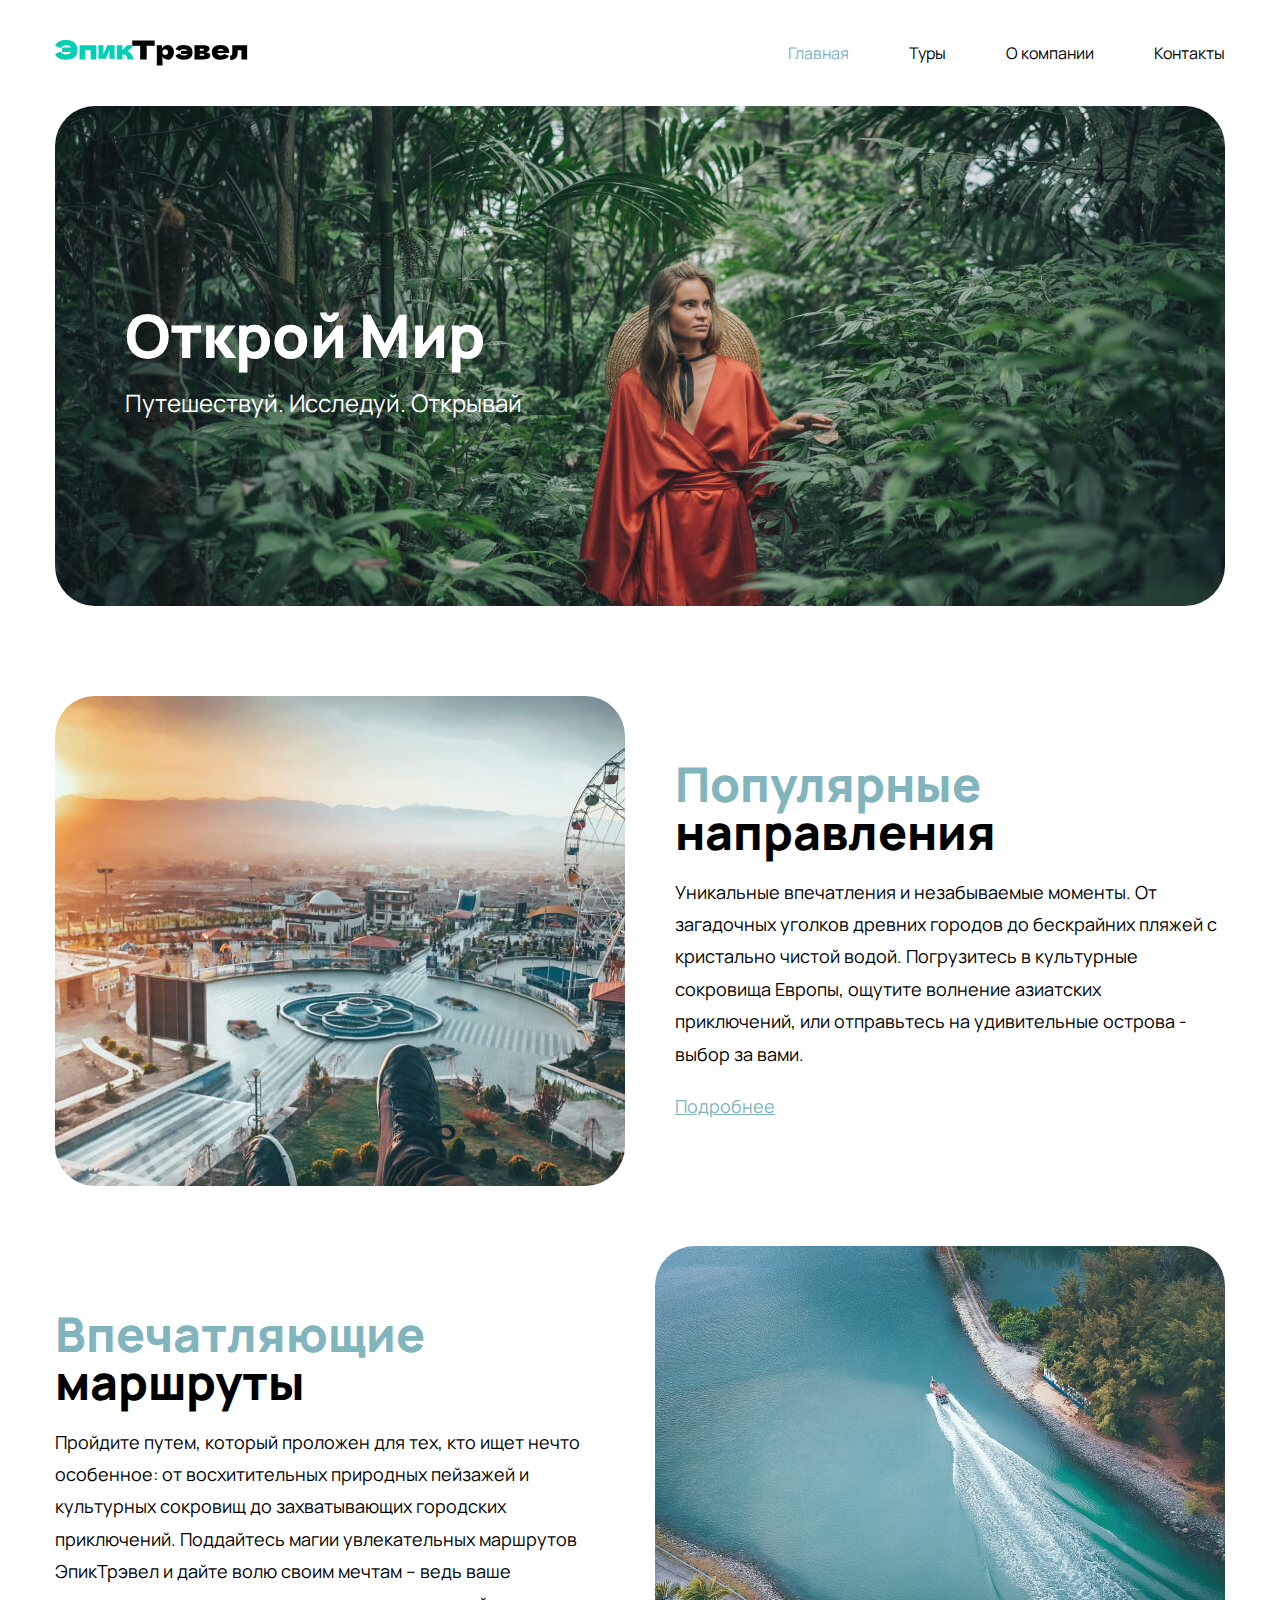
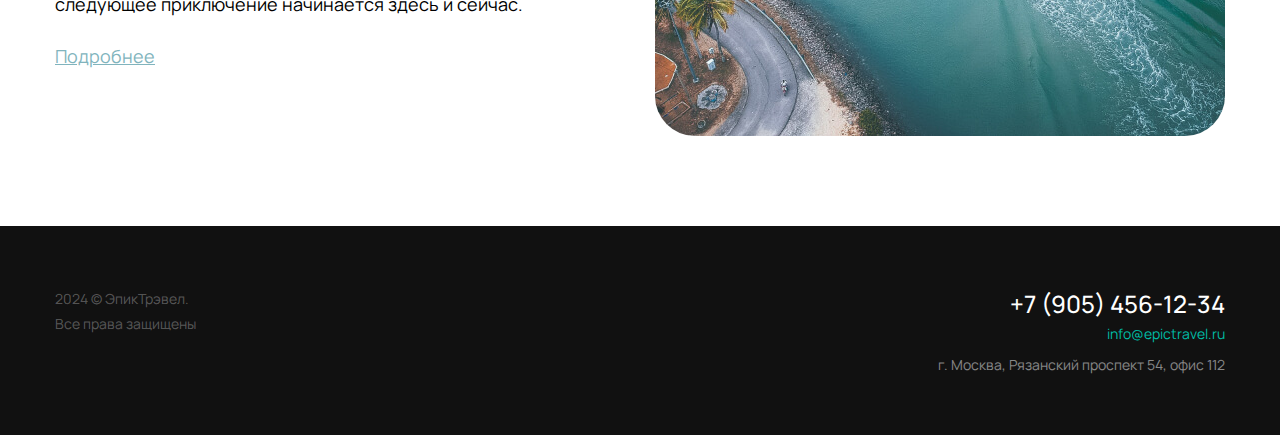
<file: index.html>
<!DOCTYPE html>
<html lang="ru">
<head>
    <meta charset="UTF-8">
    <meta name="viewport" content="width=device-width, initial-scale=1.0">
    <title>ЭпикТрэвел</title>
    <link rel="stylesheet" href="./css/main.css">
    <link rel="stylesheet" href="./css/media-tablet.css">
    <link rel="stylesheet" href="./css/media-mobile.css">
    <link rel="icon" type="image/x-icon" href="./img/favicons/favicon.svg">
    <link rel="apple-touch-icon" sizes="180x180" href="./img/favicons/apple-touch-icon.png">
</head>
<body class="sticky-footer">

    <header class="header" id="header">
        <div class="container">
            <nav class="nav">
                <a href="index.html" class="logo">
                    <img src="./img/logo.svg" alt="ЭпикТрэвел">
                </a>
                <ul class="nav-list">
                    <li><a href="index.html" class="active">Главная</a></li>
                    <li><a href="tours.html">Туры</a></li>
                    <li><a href="about.html">О компании</a></li>
                    <li><a href="contacts.html">Контакты</a></li>
                </ul>
                <button class="btn-mobile-nav" id="btn-mobile-nav" type="button">
                    <img src="./img/icons/open-mobile-nav.svg" id="mobile-nav-img" alt="Open nav">
                </button>
            </nav>
        </div>
    </header>

    <nav class="mobile-nav" id="mobile-nav">
        <ul class="mobile-nav-list">
            <li><a href="index.html">Главная</a></li>
            <li><a href="tours.html">Туры</a></li>
            <li><a href="about.html">О компании</a></li>
            <li><a href="contacts.html">Контакты</a></li>
        </ul>
    </nav>

    <main class="main-page">
        <div class="container">
            <section class="promo">
                <div class="promo-desc">
                    <h1 class="promo-title">Открой Мир</h1>
                    <p class="promo-text">Путешествуй. Исследуй. Открывай</p>
                </div>
            </section>

            <div class="main-content">
                <section class="content-row">

                    <div class="content-img">
                        <picture>
                            <source srcset="./img/main/img-01-mobile.jpg, ./img/main/img-01-mobile@2x.jpg 2x" media="(max-width: 767px)">
                            <img src="./img/main/img-01.jpg" srcset="./img/main/img-01@2x.jpg 2x" alt="Популярные направление">
                        </picture>
                    </div>

                    <div class="content-text">
                        <h2 class="title-1"><span>Популярные</span> направления</h2>
                        <p>Уникальные впечатления и незабываемые моменты. От загадочных уголков древних городов до бескрайних пляжей с кристально чистой водой. Погрузитесь в культурные сокровища Европы, ощутите волнение азиатских приключений, или отправьтесь на удивительные острова - выбор за вами.</p>
                        <p><a href="#!">Подробнее</a></p>
                    </div>

                </section>

                <section class="content-row content-row-reverse content-column-on-mobile">

                    <div class="content-img">
                        <picture>
                            <source srcset="./img/main/img-02-mobile.jpg, ./img/main/img-02-mobile@2x.jpg 2x" media="(max-width: 767px)">
                            <img src="./img/main/img-02.jpg" srcset="./img/main/img-02@2x.jpg 2x" alt="Впечатляющие маршруты">
                        </picture>
                    </div>
                    
                    <div class="content-text">
                        <h2 class="title-1"><span>Впечатляющие</span> маршруты</h2>
                        <p>Пройдите путем, который проложен для тех, кто ищет нечто особенное: от восхитительных природных пейзажей и культурных сокровищ до захватывающих городских приключений. Поддайтесь магии увлекательных маршрутов ЭпикТрэвел и дайте волю своим мечтам – ведь ваше следующее приключение начинается здесь и сейчас.</p>
                        <p><a href="#!">Подробнее</a></p>
                    </div>

                </section>
            </div>
        </div>
    </main>

    <footer class="footer">
        <div class="container">
            <div class="footer-row">
                <div class="footer-copyright">
                    <p>2024 © ЭпикТрэвел. <br class="desktop-only">Все права защищены</p>
                </div>

                <address class="footer-contacts">
                    <a href="tel:+79054561234" class="footer-phone">+7 (905) 456-12-34</a><br>
                    <a href="mailto:info@epictravel.ru" class="footer-email">info@epictravel.ru</a>
                    <p class="footer-address">г. Москва, Рязанский проспект 54, офис 112</p>
                </address>
            </div>
        </div>
    </footer>
    <script src="./js/main.js"></script>
</body>
</html>
</file>
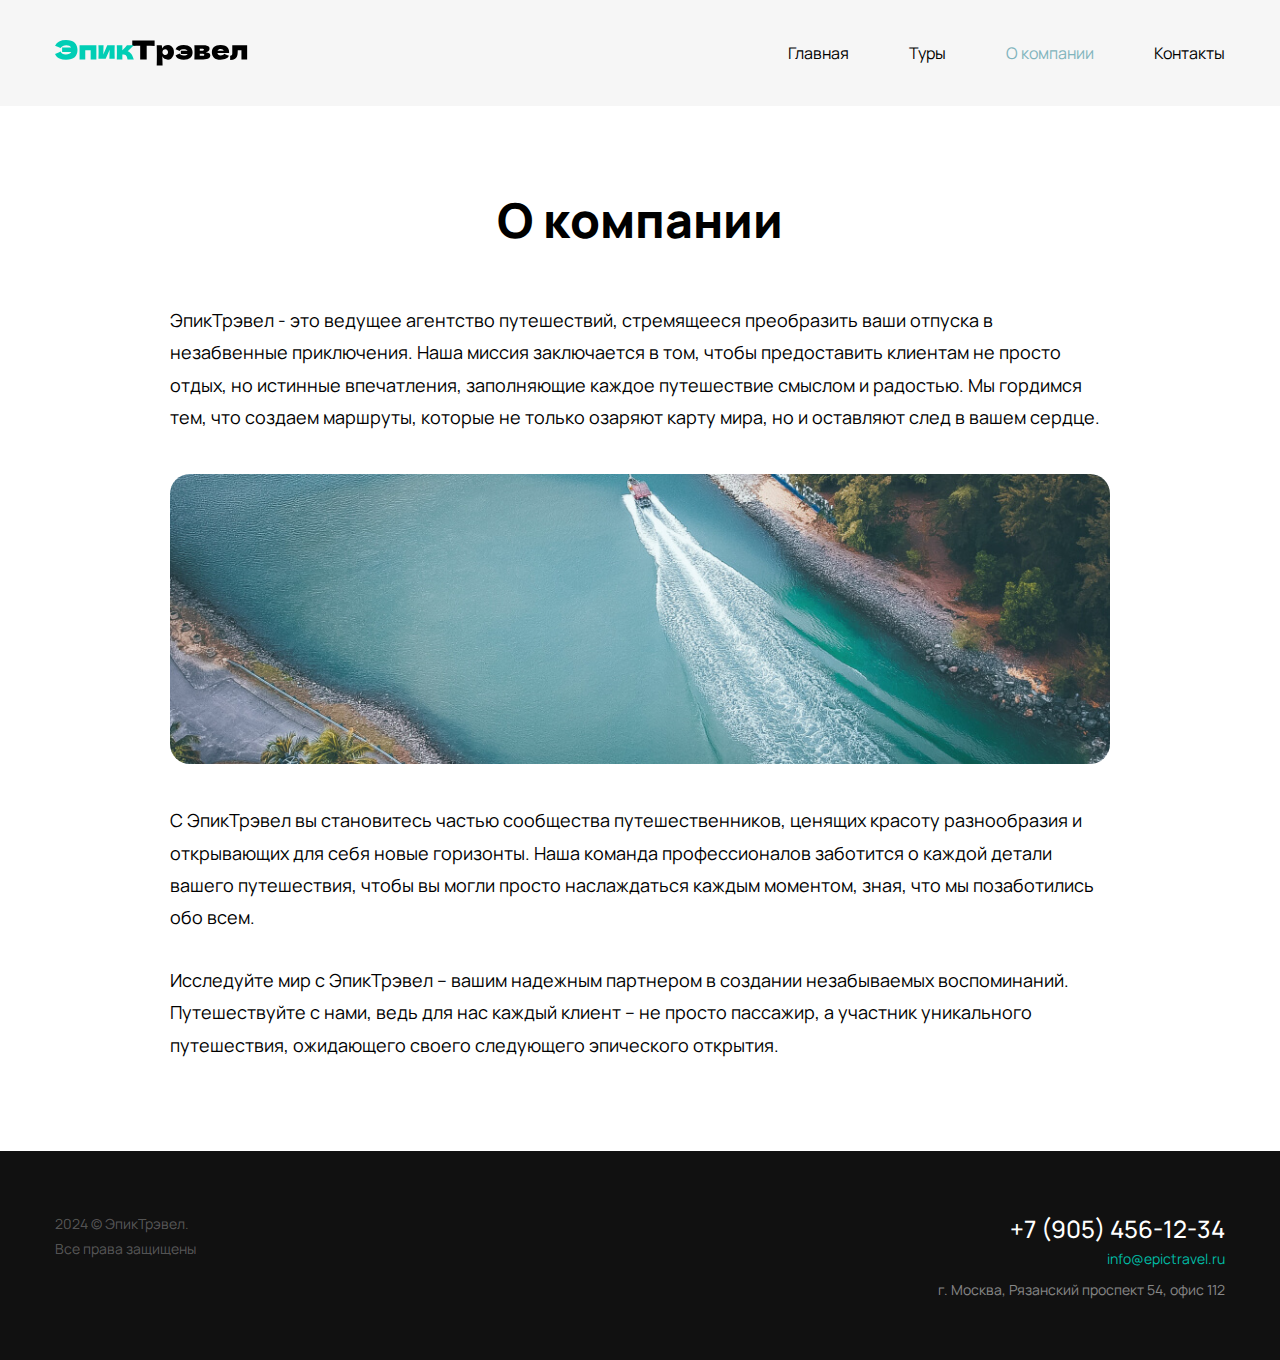
<file: about.html>
<!DOCTYPE html>
<html lang="ru">
<head>
    <meta charset="UTF-8">
    <meta name="viewport" content="width=device-width, initial-scale=1.0">
    <title>О компании - ЭпикТрэвел</title>
    <link rel="stylesheet" href="./css/main.css">
    <link rel="stylesheet" href="./css/media-tablet.css">
    <link rel="stylesheet" href="./css/media-mobile.css">
    <link rel="icon" type="image/x-icon" href="./img/favicons/favicon.svg">
    <link rel="apple-touch-icon" sizes="180x180" href="./img/favicons/apple-touch-icon.png">
</head>
<body class="sticky-footer">

    <header class="header header-bg" id="header">
        <div class="container">
            <nav class="nav">
                <a href="index.html">
                    <img src="./img/logo.svg" alt="ЭпикТрэвел">
                </a>
                <ul class="nav-list">
                    <li><a href="index.html">Главная</a></li>
                    <li><a href="tours.html">Туры</a></li>
                    <li><a href="about.html" class="active">О компании</a></li>
                    <li><a href="contacts.html">Контакты</a></li>
                </ul>
                <button class="btn-mobile-nav" id="btn-mobile-nav" type="button">
                    <img src="./img/icons/open-mobile-nav.svg" id="mobile-nav-img" alt="Open nav">
                </button>
            </nav>
        </div>
    </header>

    <nav class="mobile-nav" id="mobile-nav">
        <ul class="mobile-nav-list">
            <li><a href="index.html">Главная</a></li>
            <li><a href="tours.html">Туры</a></li>
            <li><a href="about.html">О компании</a></li>
            <li><a href="contacts.html">Контакты</a></li>
        </ul>
    </nav>

    <main class="inner-page">
        <div class="container container-small">

            <div class="inner-page-title-wrapper">
                <h1 class="title-1 text-center">О компании</h1>
            </div>

            <div class="article-content">
                <p>ЭпикТрэвел - это ведущее агентство путешествий, стремящееся преобразить ваши отпуска в незабвенные приключения. Наша миссия заключается в том, чтобы предоставить клиентам не просто отдых, но истинные впечатления, заполняющие каждое путешествие смыслом и радостью. Мы гордимся тем, что создаем маршруты, которые не только озаряют карту мира, но и оставляют след в вашем сердце.</p>

                <div class="article-img">
                    <picture>
                        <source srcset="./img/about/about-mobile.jpg, ./img/about/about-mobile@2x.jpg 2x" media="(max-width: 767px)">
                        <source srcset="./img/about/about-tablet.jpg, ./img/about/about-tablet@2x.jpg 2x" media="(max-width: 1199px)">
                        <img src="./img/about/about.jpg" srcset="./img/about/about@2x.jpg 2x" alt="О компании">
                    </picture>
                </div>

                <p>С ЭпикТрэвел вы становитесь частью сообщества путешественников, ценящих красоту разнообразия и открывающих для себя новые горизонты. Наша команда профессионалов заботится о каждой детали вашего путешествия, чтобы вы могли просто наслаждаться каждым моментом, зная, что мы позаботились обо всем.</p>

                <p>Исследуйте мир с ЭпикТрэвел – вашим надежным партнером в создании незабываемых воспоминаний. Путешествуйте с нами, ведь для нас каждый клиент – не просто пассажир, а участник уникального путешествия, ожидающего своего следующего эпического открытия.</p>
            </div>

        </div>
    </main>

    <footer class="footer">
        <div class="container">
            <div class="footer-row">
                <div class="footer-copyright">
                    <p>2024 © ЭпикТрэвел. <br>Все права защищены</p>
                </div>

                <address class="footer-contacts">
                    <a href="tel:+79054561234" class="footer-phone">+7 (905) 456-12-34</a><br>
                    <a href="mailto:info@epictravel.ru" class="footer-email">info@epictravel.ru</a>
                    <p class="footer-address">г. Москва, Рязанский проспект 54, офис 112</p>
                </address>
            </div>
        </div>
    </footer>
    <script src="./js/main.js"></script>
</body>
</html>
</file>
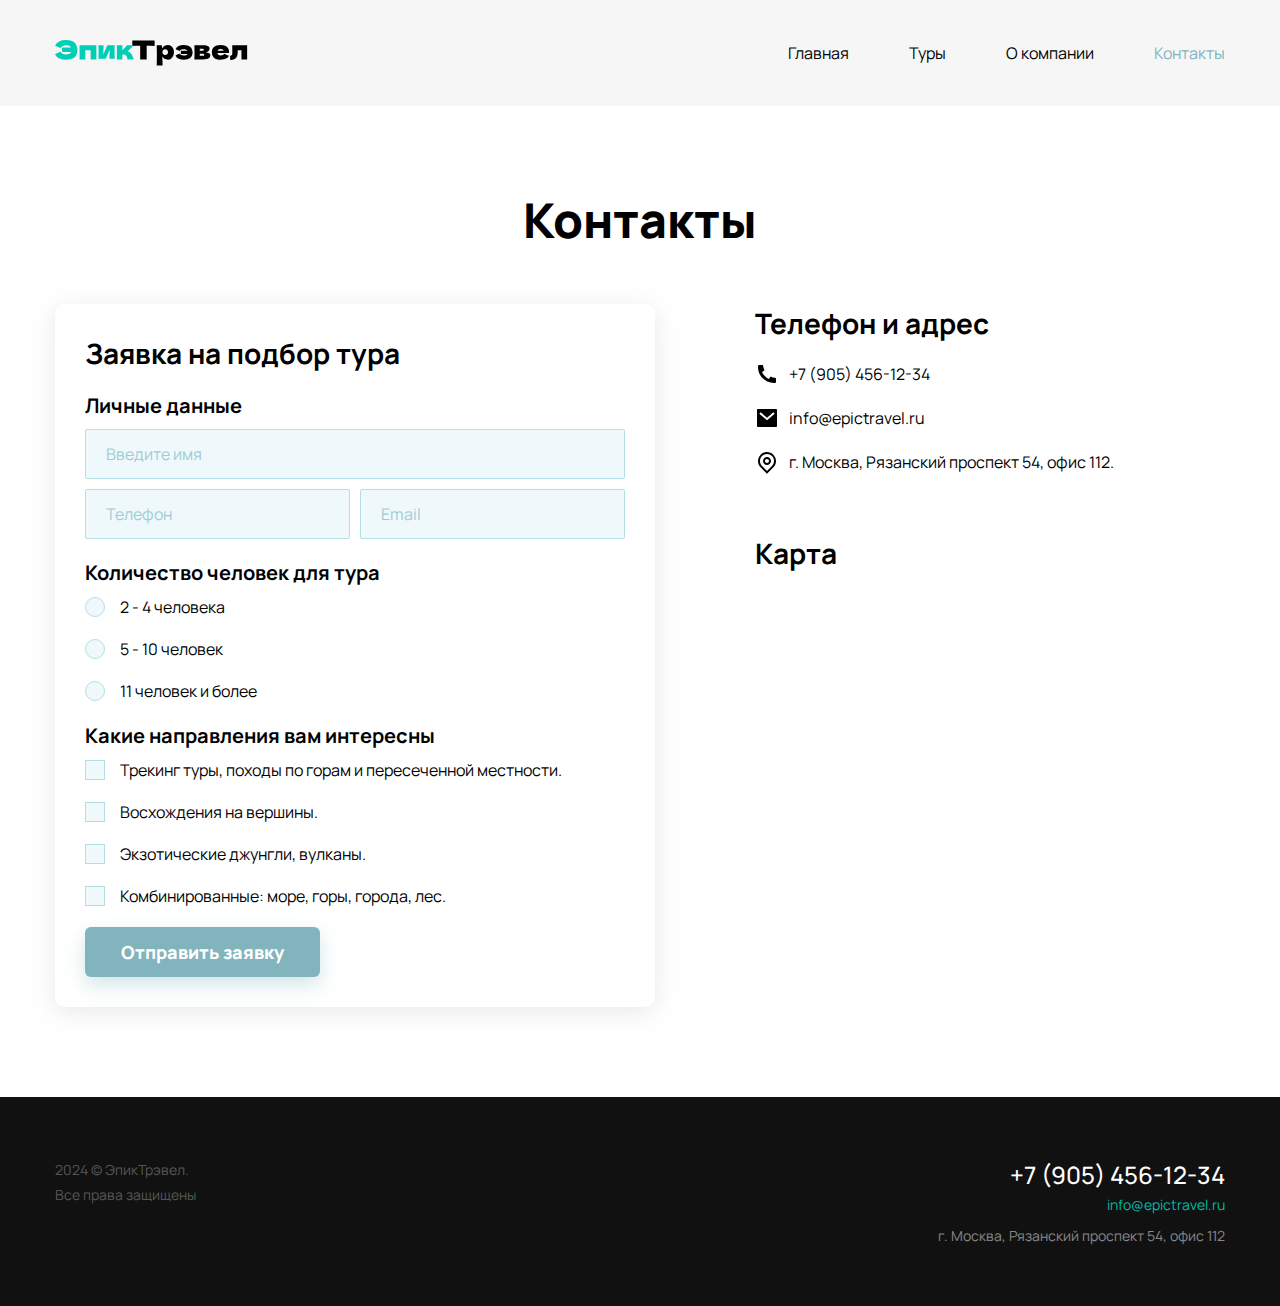
<file: contacts.html>
<!DOCTYPE html>
<html lang="ru">
<head>
    <meta charset="UTF-8">
    <meta name="viewport" content="width=device-width, initial-scale=1.0">
    <title>Контакты - ЭпикТрэвел</title>
    <link rel="stylesheet" href="./css/main.css">
    <link rel="stylesheet" href="./css/media-tablet.css">
    <link rel="stylesheet" href="./css/media-mobile.css">
    <link rel="icon" type="image/x-icon" href="./img/favicons/favicon.svg">
    <link rel="apple-touch-icon" sizes="180x180" href="./img/favicons/apple-touch-icon.png">
</head>
<body class="sticky-footer">

    <header class="header header-bg" id="header">
        <div class="container">
            <nav class="nav">
                <a href="index.html">
                    <img src="./img/logo.svg" alt="ЭпикТрэвел">
                </a>
                <ul class="nav-list">
                    <li><a href="index.html">Главная</a></li>
                    <li><a href="tours.html">Туры</a></li>
                    <li><a href="about.html">О компании</a></li>
                    <li><a href="contacts.html" class="active">Контакты</a></li>
                </ul>
                <button class="btn-mobile-nav" id="btn-mobile-nav" type="button">
                    <img src="./img/icons/open-mobile-nav.svg" id="mobile-nav-img" alt="Open nav">
                </button>
            </nav>
        </div>
    </header>

    <nav class="mobile-nav" id="mobile-nav">
        <ul class="mobile-nav-list">
            <li><a href="index.html">Главная</a></li>
            <li><a href="tours.html">Туры</a></li>
            <li><a href="about.html">О компании</a></li>
            <li><a href="contacts.html">Контакты</a></li>
        </ul>
    </nav>

    <main class="inner-page">
        <div class="container">

            <div class="inner-page-title-wrapper">
                <h1 class="title-1 text-center">Контакты</h1>
            </div>

            <div class="contacts-columns">
                <form class="form-wrapper">
                    
                    <h2 class="title-2">Заявка на подбор тура</h2>

                    <section class="form-group">
                        <h3 class="title-3">Личные данные</h3>
                        <div class="inputs-wrapper">
                            <input type="text" class="input" placeholder="Введите имя" name="name">
                            <input type="tel" class="input input-50" placeholder="Телефон" name="phone">
                            <input type="email" class="input input-50" placeholder="Email" name="email">
                        </div>
                    </section>

                    <section class="form-group">
                        <h3 class="title-3">Количество человек для тура</h3>
                        <ul class="radio-list">
                            <li>
                                <label>
                                    <input type="radio" class="real-radio visually-hidden" name="number" value="2-4">
                                    <span class="fake-radio"></span>
                                    2 - 4 человека
                                </label>
                            </li>
                            <li>
                                <label>
                                    <input type="radio" class="real-radio visually-hidden" name="number" value="5-10">
                                    <span class="fake-radio"></span>
                                    5 - 10 человек
                                </label>
                            </li>
                            <li>
                                <label>
                                    <input type="radio" class="real-radio visually-hidden" name="number" value="11+">
                                    <span class="fake-radio"></span>
                                    11 человек и более
                                </label>
                            </li>
                        </ul>
                    </section>

                    <section class="form-group">
                        <h3 class="title-3">Какие направления вам интересны</h3>
                        <ul class="checkbox-list">
                            <li>
                                <label>
                                    <input type="checkbox" class="real-checkbox visually-hidden" name="tracking">
                                    <span class="fake-checkbox"></span>
                                    Трекинг туры, походы по горам и пересеченной местности.
                                </label>
                            </li>
                            <li>
                                <label>
                                    <input type="checkbox" class="real-checkbox visually-hidden" name="mountains">
                                    <span class="fake-checkbox"></span>
                                    Восхождения на вершины.
                                </label>
                            </li>
                            <li>
                                <label>
                                    <input type="checkbox" class="real-checkbox visually-hidden" name="exotic">
                                    <span class="fake-checkbox"></span>
                                    Экзотические джунгли, вулканы.
                                </label>
                            </li>
                            <li>
                                <label>
                                    <input type="checkbox" class="real-checkbox visually-hidden" name="combi">
                                    <span class="fake-checkbox"></span>
                                    Комбинированные: море, горы, города, лес.
                                </label>
                            </li>
                        </ul>
                    </section>

                    <button class="submit-btn" type="submit">Отправить заявку</button>

                </form>

                <section class="address-wrapper">

                    <div class="address-item">
                        <h2 class="title-2">Телефон и адрес</h2>
                        <ul class="address-list">
                            <li><img src="./img/icons/phone.svg" alt="Телефон">+7 (905) 456-12-34</li>
                            <li><img src="./img/icons/mail.svg" alt="Email">info@epictravel.ru</li>
                            <li><img src="./img/icons/map.svg" alt="Адрес">г. Москва, Рязанский проспект 54, офис 112.</li>
                        </ul>
                    </div>

                    <div class="address-item">
                        <h2 class="title-2">Карта</h2>
                        <!-- <img src="./img/contacts/map.jpg" srcset="./img/contacts/map@2x.jpg 2x" alt="Карта"> -->
                        <iframe class="yandex-map" src="https://yandex.ru/map-widget/v1/?um=constructor%3A9350206550ef6c3d7ef438dd871386209c94011e685bcdfa6d781cd85f079aa8&amp;source=constructor" style="border: none"></iframe>
                        <!-- <iframe src="https://www.google.com/maps/embed?pb=!1m18!1m12!1m3!1d2247.449627880523!2d37.79292161228966!3d55.715937894717825!2m3!1f0!2f0!3f0!3m2!1i1024!2i768!4f13.1!3m3!1m2!1s0x414ab59b3be61f9b%3A0x71e8ca6a8cffd5fb!2z0KDRj9C30LDQvdGB0LrQuNC5INC_0YAuLCA1NCwgMTEyLCDQnNC-0YHQutCy0LAsIDEwOTM3Nw!5e0!3m2!1sru!2sru!4v1727108443745!5m2!1sru!2sru" width="470" height="345" style="border:0;" allowfullscreen="" loading="lazy" referrerpolicy="no-referrer-when-downgrade"></iframe> -->
                        <!-- <script type="text/javascript" charset="utf-8" async src="https://api-maps.yandex.ru/services/constructor/1.0/js/?um=constructor%3A9350206550ef6c3d7ef438dd871386209c94011e685bcdfa6d781cd85f079aa8&amp;width=470&amp;height=345&amp;lang=ru_RU&amp;scroll=true"></script> -->
                    </div>

                </section>

            </div>
        </div>
    </main>

    <footer class="footer">
        <div class="container">
            <div class="footer-row">
                <div class="footer-copyright">
                    <p>2024 © ЭпикТрэвел. <br>Все права защищены</p>
                </div>

                <address class="footer-contacts">
                    <a href="tel:+79054561234" class="footer-phone">+7 (905) 456-12-34</a><br>
                    <a href="mailto:info@epictravel.ru" class="footer-email">info@epictravel.ru</a>
                    <p class="footer-address">г. Москва, Рязанский проспект 54, офис 112</p>
                </address>
            </div>
        </div>
    </footer>
    <script src="./js/main.js"></script>
</body>
</html>
</file>
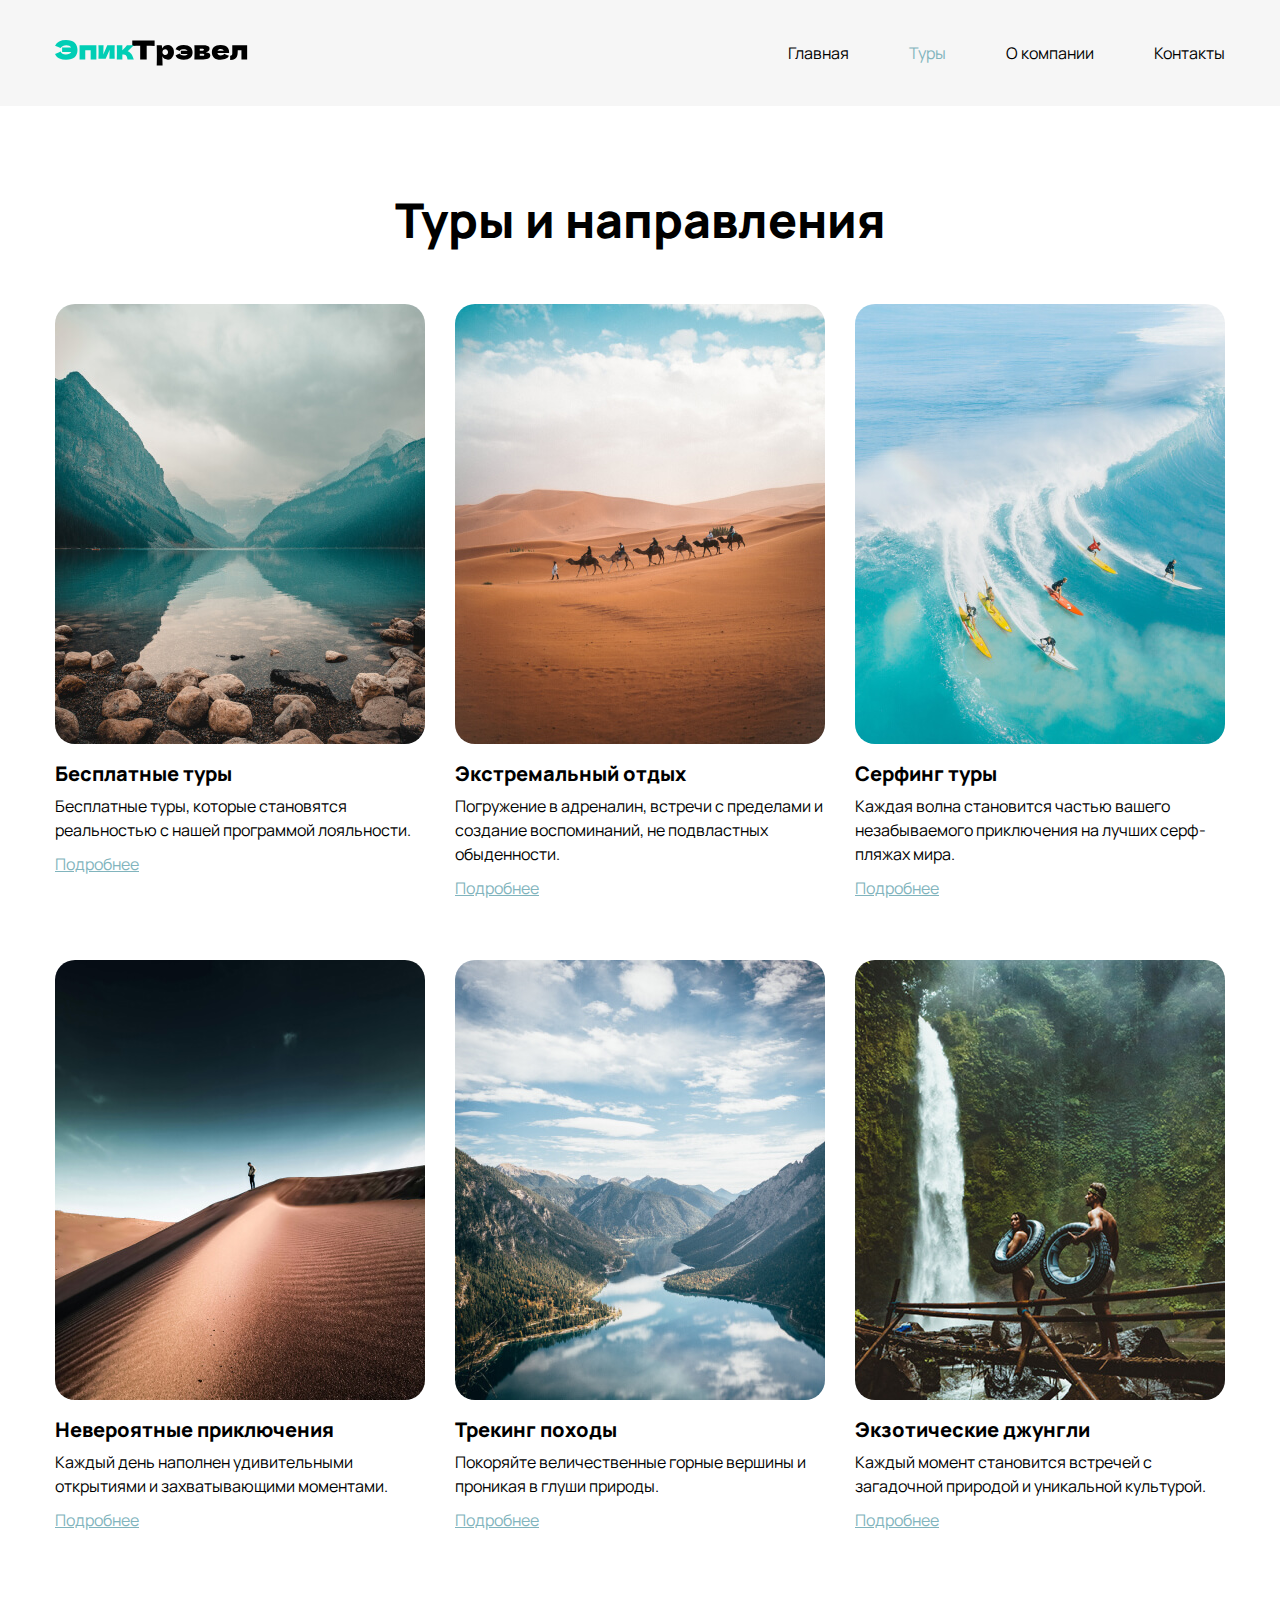
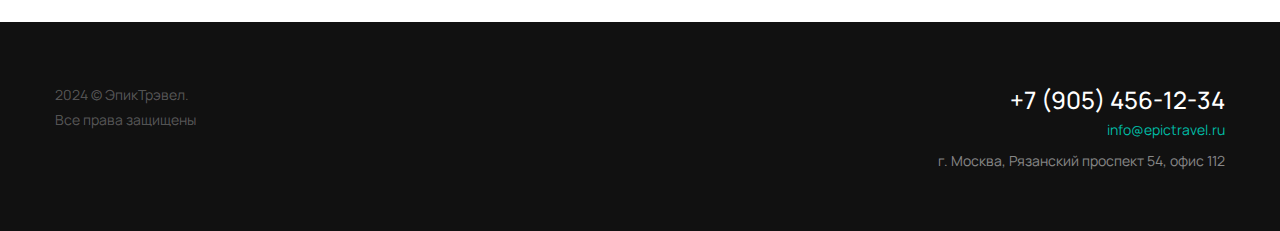
<file: tours.html>
<!DOCTYPE html>
<html lang="ru">
<head>
    <meta charset="UTF-8">
    <meta name="viewport" content="width=device-width, initial-scale=1.0">
    <title>Туры - ЭпикТрэвел</title>
    <link rel="stylesheet" href="./css/main.css">
    <link rel="stylesheet" href="./css/media-tablet.css">
    <link rel="stylesheet" href="./css/media-mobile.css">
    <link rel="icon" type="image/x-icon" href="./img/favicons/favicon.svg">
    <link rel="apple-touch-icon" sizes="180x180" href="./img/favicons/apple-touch-icon.png">
</head>
<body class="sticky-footer">

    <header class="header header-bg" id="header">
        <div class="container">
            <nav class="nav">
                <a href="index.html">
                    <img src="./img/logo.svg" alt="ЭпикТрэвел">
                </a>
                <ul class="nav-list">
                    <li><a href="index.html">Главная</a></li>
                    <li><a href="tours.html" class="active">Туры</a></li>
                    <li><a href="about.html">О компании</a></li>
                    <li><a href="contacts.html">Контакты</a></li>
                </ul>
                <button class="btn-mobile-nav" id="btn-mobile-nav" type="button">
                    <img src="./img/icons/open-mobile-nav.svg" id="mobile-nav-img" alt="Open nav">
                </button>
            </nav>
        </div>
    </header>

    <nav class="mobile-nav" id="mobile-nav">
        <ul class="mobile-nav-list">
            <li><a href="index.html">Главная</a></li>
            <li><a href="tours.html">Туры</a></li>
            <li><a href="about.html">О компании</a></li>
            <li><a href="contacts.html">Контакты</a></li>
        </ul>
    </nav>

    <main class="inner-page">
        <div class="container">

            <div class="inner-page-title-wrapper">
                <h1 class="title-1 text-center">Туры и направления</h1>
            </div>

            <div class="cards-wrapper">

                <article class="card">

                    <div class="card-img">
                        <img src="./img/cards/01.jpg" srcset="./img/cards/01@2x.jpg 2x" alt="Бесплатные туры">
                    </div>

                    <div class="card-desc">
                        <h3 class="card-title">Бесплатные туры</h3>
                        <p>Бесплатные туры, которые становятся реальностью с нашей программой лояльности.</p>
                        <p><a href="#!">Подробнее</a></p>
                    </div>
                </article>

                <article class="card">

                    <div class="card-img">
                        <img src="./img/cards/02.jpg" srcset="./img/cards/02@2x.jpg 2x" alt="Экстремальный отдых">
                    </div>

                    <div class="card-desc">
                        <h3 class="card-title">Экстремальный отдых</h3>
                        <p>Погружение в адреналин, встречи с пределами и создание воспоминаний, не подвластных обыденности.</p>
                        <p><a href="#!">Подробнее</a></p>
                    </div>
                </article>

                <article class="card">

                    <div class="card-img">
                        <img src="./img/cards/03.jpg" srcset="./img/cards/03@2x.jpg 2x" alt="Серфинг туры">
                    </div>

                    <div class="card-desc">
                        <h3 class="card-title">Серфинг туры</h3>
                        <p>Каждая волна становится частью вашего незабываемого приключения на лучших серф-пляжах мира.</p>
                        <p><a href="#!">Подробнее</a></p>
                    </div>
                </article>

                <article class="card">

                    <div class="card-img">
                        <img src="./img/cards/04.jpg" srcset="./img/cards/04@2x.jpg 2x" alt="Невероятные приключения">
                    </div>

                    <div class="card-desc">
                        <h3 class="card-title">Невероятные приключения</h3>
                        <p>Каждый день наполнен удивительными открытиями и захватывающими моментами.</p>
                        <p><a href="#!">Подробнее</a></p>
                    </div>
                </article>

                <article class="card">

                    <div class="card-img">
                        <img src="./img/cards/05.jpg" srcset="./img/cards/05@2x.jpg 2x" alt="Трекинг походы">
                    </div>

                    <div class="card-desc">
                        <h3 class="card-title">Трекинг походы</h3>
                        <p>Покоряйте величественные горные вершины и проникая в глуши природы.</p>
                        <p><a href="#!">Подробнее</a></p>
                    </div>
                </article>

                <article class="card">

                    <div class="card-img">
                        <img src="./img/cards/06.jpg" srcset="./img/cards/06@2x.jpg 2x" alt="Экзотические джунгли">
                    </div>

                    <div class="card-desc">
                        <h3 class="card-title">Экзотические джунгли</h3>
                        <p>Каждый момент становится встречей с загадочной природой и уникальной культурой.</p>
                        <p><a href="#!">Подробнее</a></p>
                    </div>
                </article>
            </div>
        </div>
    </main>

    <footer class="footer">
        <div class="container">
            <div class="footer-row">
                <div class="footer-copyright">
                    <p>2024 © ЭпикТрэвел. <br>Все права защищены</p>
                </div>

                <address class="footer-contacts">
                    <a href="tel:+79054561234" class="footer-phone">+7 (905) 456-12-34</a><br>
                    <a href="mailto:info@epictravel.ru" class="footer-email">info@epictravel.ru</a>
                    <p class="footer-address">г. Москва, Рязанский проспект 54, офис 112</p>
                </address>
            </div>
        </div>
    </footer>
    <script src="./js/main.js"></script>
</body>
</html>
</file>
<file: css/media-tablet.css>
/* Tablet */
@media (max-width: 1199px) {
    .container {
        width: 768px;
    }

    .container.container-small {
        width: 768px;
    }    

    .desktop-only {
        display: none !important;
    }

    .title-1 {
        font-size: 38px;
    }

    /* Nav */

    .nav-list {
        gap: 30px;
    }

    /* Promo */

    .promo {
        padding-left: 20px;
        height: 350px;
        border-radius: 20px;
    }

    .promo-title {
        margin-bottom: 0;
        font-size: 40px;
    }

    .promo-text {
        font-size: 18px;
    }

    /* Main content */

    .main-content {
        padding-top: 60px;
        padding-bottom: 60px;
    }

    .content-row {
        align-items: flex-start;
        column-gap: 30px;
    }

    .content-img {
        /* width: 354px; */
        /* flex-shrink: 0; */
        border-radius: 20px;
    }

    .content-text {
        row-gap: 10px;
    }

    .content-img, .content-text {
        flex: 1;
    }

    .content-text p {
        font-size: 14px;
    }

    /* Inner page */

    .inner-page {
        padding: 60px 0;
    }

    .inner-page-title-wrapper {
        margin-bottom: 40px;
    }

    /* Cards */

    .cards-wrapper {
        row-gap: 40px;
    }

    .card {
        width: 354px;
    }

    /* Article */

    .article-content p {
        font-size: 16px;
    }

    /* Contacts */

    .contacts-columns {
        flex-direction: column-reverse;
        justify-content: flex-start;
        gap: 40px;
    }

    /* Form */

    .form-wrapper {
        width: 100%;
    }

    /* Address */

    .address-wrapper {
        gap: 40px;
        width: 100%;
    }

    /* Footer */

    .footer {
        padding: 40px 0;
    }

    .footer-row {
        flex-direction: column-reverse;
        justify-content: flex-start;
    }
    
    .footer-contacts {
        text-align: left;
    }
}
</file>
<file: css/media-mobile.css>
/* Mobile */
@media (max-width: 767px) {
    .container {
        width: 320px;
    }

    .container.container-small {
        width: 320px;
    } 

    .desktop-only {
        display: none !important;
    }

    .title-1 {
        font-size: 28px;
    }

    .title-2 {
        font-size: 22px;
    }

    .title-3 {
        font-size: 18px;
    }

    /* Nav */

    .nav-list {
        display: none;
    }

    .btn-mobile-nav {
        display: block;
    }

    /* Promo */

    .promo {
        justify-content: center;
        align-items: flex-start;

        padding-top: 40px;
        padding-left: 0;

        background-image: url(./../img/promo/promo-mobile.jpg);

        text-align: center;
    }
    
    @media (-webkit-min-device-pixel-ratio: 2), (min-resolution: 192dpi) {
        .promo {
            background-image: url(./../img/promo/promo-mobile@2x.jpg);
        }
    }

    .promo-title {
        font-size: 34px;
    }

    .promo-text {
        font-size: 14px;
    }

    /* Main content */

    .main-content {
        padding: 40px 0;
        gap: 40px;
    }

    .content-row {
        flex-direction: column;
        row-gap: 20px;
    }

    .content-column-on-mobile {
        flex-direction: column !important;
    }

    /* .content-img {
        flex-basis: 120px;
    } */

    /* Inner page */

    .inner-page {
        padding: 40px 0;
    }

    /* Cards */

    .cards-wrapper {
        row-gap: 20px;
    }

    .card {
        width: 290px;
    }

    .card-desc p {
        font-size: 14px;
    }

    /* Article */

    .article-content p {
        font-size: 14px;
    }

    .article-content p + p {
        margin-top: 14px;
    }

    .article-img {
        margin: 20px 0;
    }

    /* Form */

    .form-wrapper {
        padding: 20px 15px;
        font-size: 14px;
    }

    .input {
        padding-left: 10px;
    }

    .input.input-50 {
        flex-basis: 100%;
    }

    /* Address */

    .address-wrapper {
        gap: 20px;
        font-size: 14px;
    }
}
</file>
<file: css/main.css>
@import "./reset.css";
@import url(https://fonts.googleapis.com/css?family=Manrope:regular,500,700,800);

body {
    font-family: 'Manrope', sans-serif;
}

a {
    color: #81B4BD;
    text-decoration: underline;
}

.sticky-footer {
    min-height: 100vh;
    display: flex;
    flex-direction: column;
}

.container {
    width: 1200px;
    margin: 0 auto;
    padding: 0 15px;
}

.container.container-small {
    width: 970px;
}  

.none {
    display: none !important;
}

.title-1 {
    font-size: 48px;
    font-weight: 800;
    line-height: 1;
}

.title-1 span {
    color: #81B4BD;
}

.title-2 {
    font-size: 28px;
    font-weight: 700;
}

.title-3 {
    font-size: 20px;
    font-weight: 700;
}

.text-center {
    text-align: center;
}

.visually-hidden {
    clip: rect(0 0 0 0);
    clip-path: inset(50%);
    height: 1px;
    overflow: hidden;
    position: absolute;
    white-space: nowrap;
    width: 1px;
}

.no-scroll {
    overflow-y: hidden;
}

/* Header */

.header {
    position: relative;
    z-index: 19;

    padding: 40px 0;
}

.header-bg {
    background-color: #f6f6f6;
}

.header-white-bg {
    background-color: #fff !important;
}

/* Nav */

.logo {
    flex-shrink: 0;
}

.nav {
    display: flex;
    justify-content: space-between;
    align-items: center;
    gap: 30px;
}

.nav-list {
    display: flex;
    align-items: center;
    gap: 60px;
}

.nav-list a {
    color: #000;
    transition: color 0.2s ease-in;
}

.nav-list a.active {
    color: #81b4bd;
}

.nav-list a:hover {
    color: #00ceb5;
}

.btn-mobile-nav {
    display: none;
}

/* Mobile nav */

.mobile-nav {
    z-index: 9;

    /* display: flex; */
    justify-content: center;
    align-items: center;

    position: fixed;
    top: 0;
    left: 0;
    width: 100%;
    height: 100vh;

    background-color: #f6f6f6;

    display: none;
}

.mobile-nav.open {
    display: flex;
}

.mobile-nav-list {
    display: flex;
    flex-direction: column;
    align-items: center;
    gap: 30px;
}

.mobile-nav-list a{
    color: #000;
}

/* Main page */

/* Promo */

.promo {
    display: flex;
    align-items: center;
    padding-left: 70px;

    height: 500px;
    background-color: #394D42;
    background-image: url(./../img/promo/promo-bg.jpg);
    background-position: center;
    background-size: cover;
    border-radius: 40px;

    color: #fff;
}

@media (-webkit-min-device-pixel-ratio: 2), (min-resolution: 192dpi) {
    .promo {
        background-image: url(./../img/promo/promo-bg@2x.jpg);
    }
}

.promo-title {
    margin-bottom: 10px;

    font-size: 60px;
    font-weight: 800;
}

.promo-text {
    font-size: 24px;
}

/* Main content */

.main-content {
    padding: 90px 0;
    display: flex;
    flex-direction: column;
    row-gap: 60px;
}

.content-row {
    display: flex;
    align-items: center;
    column-gap: 50px;
}

.content-row.content-row-reverse {
    flex-direction: row-reverse;
}

.content-img {
    flex-shrink: 0;
    overflow: hidden;
    border-radius: 40px;
}

.content-text {
    display: flex;
    flex-direction: column;
    row-gap: 20px;
}

.content-text p {
    font-size: 18px;
    line-height: 1.8;
}

.content-text a {
    color: #81b4bd;
    text-decoration: underline;
}

/* Inner */

.inner-page {
    padding: 90px 0;
}

.inner-page-title-wrapper {
    margin-bottom: 60px;
}

/* Cards */

.cards-wrapper {
    display: flex;
    flex-wrap: wrap;
    gap: 60px 30px;
}

.card {
    width: 370px;
}

.card-img {
    margin-bottom: 20px;
    overflow: hidden;
    border-radius: 20px;
}

.card-desc {
    display: flex;
    flex-direction: column;
    gap: 10px;
}

.card-title {
    font-size: 20px;
    font-weight: 800;
    line-height: 1;
}

.card-desc p {
    line-height: 1.5;
}

.card-desc a {
    color: #81B4BD;
    text-decoration: underline;
}

/* Article */

.article-content p {
    font-size: 18px;
    line-height: 1.8;
}

.article-content p + p {
    margin-top: 30px;
}

.article-img {
    margin: 40px 0;
    border-radius: 20px;
    overflow: hidden;
}

/* Contacts */

.contacts-columns {
    display: flex;
    justify-content: space-between;
    align-items: flex-start;
    gap: 100px;
}

/* Form */

.form-wrapper {
    display: flex;
    flex-direction: column;
    gap: 20px;

    padding: 30px;
    width: 600px;

    border-radius: 10px;
    box-shadow: 0 5px 25px 0 rgba(211, 211, 211, 0.5);
    background-color: #fff;
}

.form-group {
    display: flex;
    flex-direction: column;
    gap: 10px;
}

.inputs-wrapper {
    display: flex;
    flex-wrap: wrap;
    gap: 10px;
}

.input {
    width: 100%;

    padding: 14px 20px;
    height: 50px;

    border: 1px solid #b5dee5;
    border-radius: 2px;
    background-color: #eff9fb;

    color: #9eccd4;
}

.input::placeholder {
    color: #9eccd4;
}

.input.input-50 {
    flex: 1;
}

.radio-list, .checkbox-list {
    display: flex;
    flex-direction: column;
    gap: 20px;
}

.radio-list label, .checkbox-list label {
    display: flex;
    align-items: center;
    gap: 15px;
}

.radio-list label input, .checkbox-list label input {
    flex-shrink: 0;
}

.submit-btn {
    align-self: flex-start;
    
    padding: 12px 36px 13px;
    height: 50px;

    border-radius: 6px;
    box-shadow: 0 8px 20px 0 rgba(129, 180, 189, 0.35);
    background-color: #81b4bd;

    font-size: 18px;
    font-weight: 800;
    text-align: center;
    color: #fff;

    transition: all 0.2s ease-in;
}

.submit-btn:hover {
    opacity: 0.8;
}

.submit-btn:active {
    opacity: 1;
    background-color: #639199;
}

/* Custom radio */

.fake-radio {
    position: relative;

    width: 20px;
    height: 20px;
    flex-shrink: 0;

    border: 1px solid #B5DEE5;
    border-radius: 20px;
    background-color: #EFF9FB;
}

.fake-radio::after {
    content: '';

    position: absolute;
    left: 50%;
    top: 50%;
    transform: translate(-50%, -50%) scale(0);

    width: 12px;
    height: 12px;
    border-radius: 12px;
    background-color: #37B6CC;

    transition: all 0.2s ease-in;
}

.real-radio:checked + .fake-radio::after {
    transform: translate(-50%, -50%) scale(1);
}

/* Custom checkbox */

.fake-checkbox {
    position: relative;
    
    width: 20px;
    height: 20px;
    flex-shrink: 0;

    border: 1px solid #b5dee5;
    background-color: #eff9fb;
}

.fake-checkbox::after {
    content: '';

    position: absolute;
    left: 50%;
    top: 50%;
    transform: translate(-50%, -50%) scale(0);

    width: 16px;
    height: 13px;

    background-image: url("data:image/svg+xml,%3Csvg width='16' height='13' viewBox='0 0 16 13' fill='none' xmlns='http://www.w3.org/2000/svg'%3E%3Cpath d='M1.06055 5.93933L7.06055 11.9393M4.93923 11.9393L14.9392 1.93933' stroke='%2337B6CC' stroke-width='3'/%3E%3C/svg%3E");
    background-repeat: no-repeat;
    background-position: center;

    transition: all 0.2s ease-in;
}

.real-checkbox:checked + .fake-checkbox::after {
    transform: translate(-50%, -50%) scale(1);
}

/* Address */

.address-wrapper {
    display: flex;
    flex-direction: column;
    gap: 60px;

    width: 470px;
}

.address-item {
    display: flex;
    flex-direction: column;
    gap: 20px;
}

.address-list {
    display: flex;
    flex-direction: column;
    gap: 20px;
}

.address-list li {
    display: flex;
    align-items: center;
    gap: 10px;
}

.yandex-map {
    width: 100%;
    height: 345px;
}

/* Footer */

.footer {
    margin-top: auto;
    padding: 60px 0;
    
    background-color: #111111;
    color: #fff;
}

.footer-row {
    display: flex;
    justify-content: space-between;
    align-items: flex-start;
    gap: 30px;
}

.footer-copyright {
    font-size: 14px;
    line-height: 1.8;
    color: rgba(255, 255, 255, 0.3);
}

.footer-contacts {
    text-align: right;
}

.footer-phone {
    font-size: 24px;
    font-weight: 500;
    line-height: 1.5;
    color: #fff;
}

.footer-email {
    display: inline-block;
    margin-bottom: 10px;

    font-size: 14px;
    line-height: 1.5;
    color: #00BDA6;
}

.footer-address {
    font-size: 14px;
    line-height: 1.5;
    color: rgba(255, 255, 255, 0.5);
}
</file>
